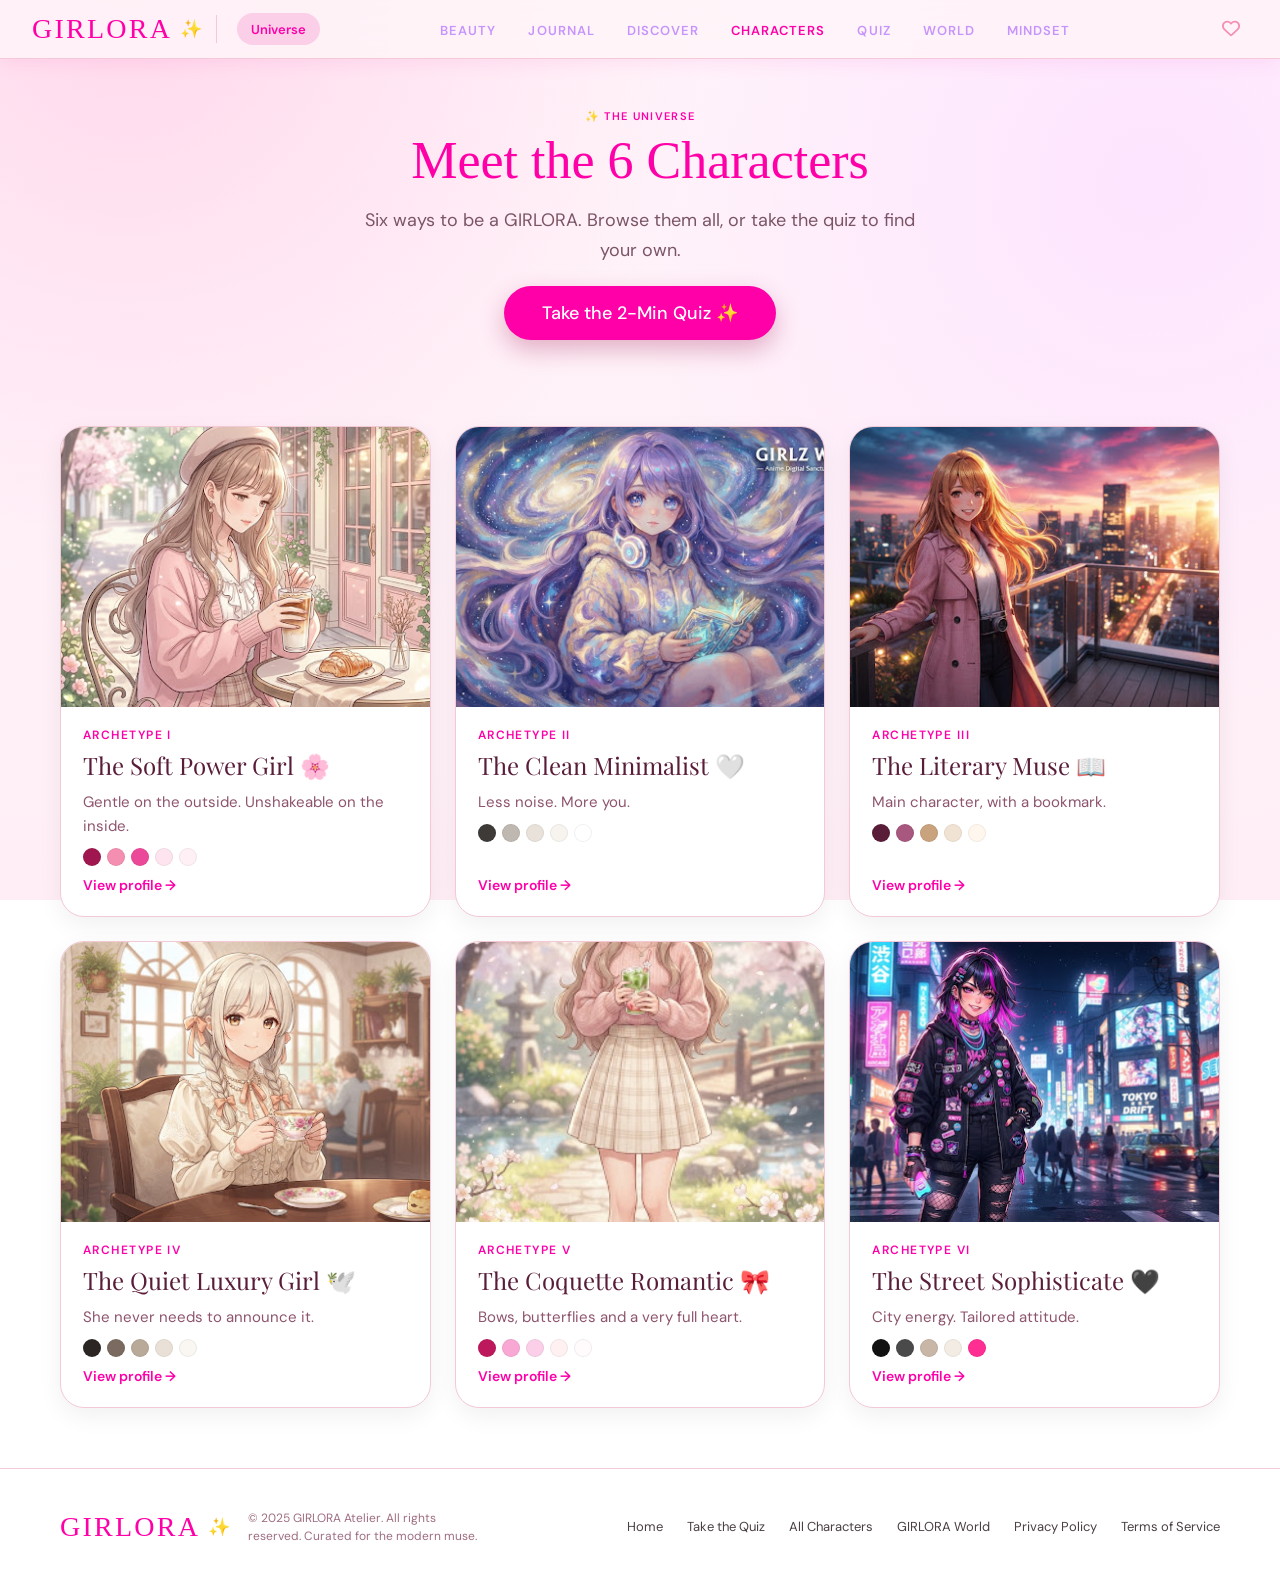
<file: characters.html>
<!DOCTYPE html>
<html lang="en">
<head>
  <meta charset="UTF-8">
  <meta name="viewport" content="width=device-width, initial-scale=1.0">
  <title>GIRLORA Characters</title>
  <link rel="preconnect" href="https://fonts.googleapis.com">
  <link rel="preconnect" href="https://fonts.gstatic.com" crossorigin>
  <link href="https://fonts.googleapis.com/css2?family=DM+Sans:wght@400;500;700&family=Libre+Caslon+Condensed:wght@400..700&family=Playfair+Display:ital,wght@0,400;0,600;1,400&display=swap" rel="stylesheet">
  <link rel="stylesheet" href="https://cdnjs.cloudflare.com/ajax/libs/font-awesome/6.5.2/css/all.min.css">
  <link rel="stylesheet" href="framework.css">
  <link rel="stylesheet" href="style.css">
  <link rel="stylesheet" href="page.css">
  <link rel="stylesheet" href="world.css">
</head>
<body data-page="characters">
  <div id="site-header"></div>
  <main>
    <section class="page-hero">
      <p class="eyebrow">✨ The Universe</p>
      <h1 class="page-title">Meet the 6 Characters</h1>
      <p class="page-sub">Six ways to be a GIRLORA. Browse them all, or take the quiz to find your own.</p>
      <p class="mt-20" style="margin-top:20px"><a href="quiz.html" class="quiz-cta">Take the 2-Min Quiz ✨</a></p>
    </section>
    <section class="section">
      <div class="container"><div class="characters-grid" id="characters-grid"></div></div>
    </section>
  </main>
  <div id="site-footer"></div>
  <script src="characters.js"></script>
  <script src="layout.js"></script>
  <script>
    (function () {
      var G = window.GIRLORA, grid = document.getElementById("characters-grid"), mine = G.load();
      G.characters.forEach(function (c) {
        var a = document.createElement("a");
        a.className = "character-card";
        a.href = "profile.html?c=" + c.slug;
        a.innerHTML =
          '<div class="cc-image"><img src="' + c.image + '" alt="' + c.name + '" onerror="this.style.display=\'none\'"></div>' +
          '<div class="cc-body">' +
            '<span class="cc-num">Archetype ' + c.num + (mine === c.slug ? " · Your result" : "") + '</span>' +
            '<h2 class="cc-name">' + c.name + ' ' + c.emoji + '</h2>' +
            '<p class="cc-tag">' + c.tagline + '</p>' +
            '<div class="mini-palette">' + c.palette.map(function (p) { return '<span style="background:' + p + '"></span>'; }).join("") + '</div>' +
            '<span class="cc-more">View profile →</span>' +
          '</div>';
        grid.appendChild(a);
      });
    })();
  </script>
</body>
</html>
</file>
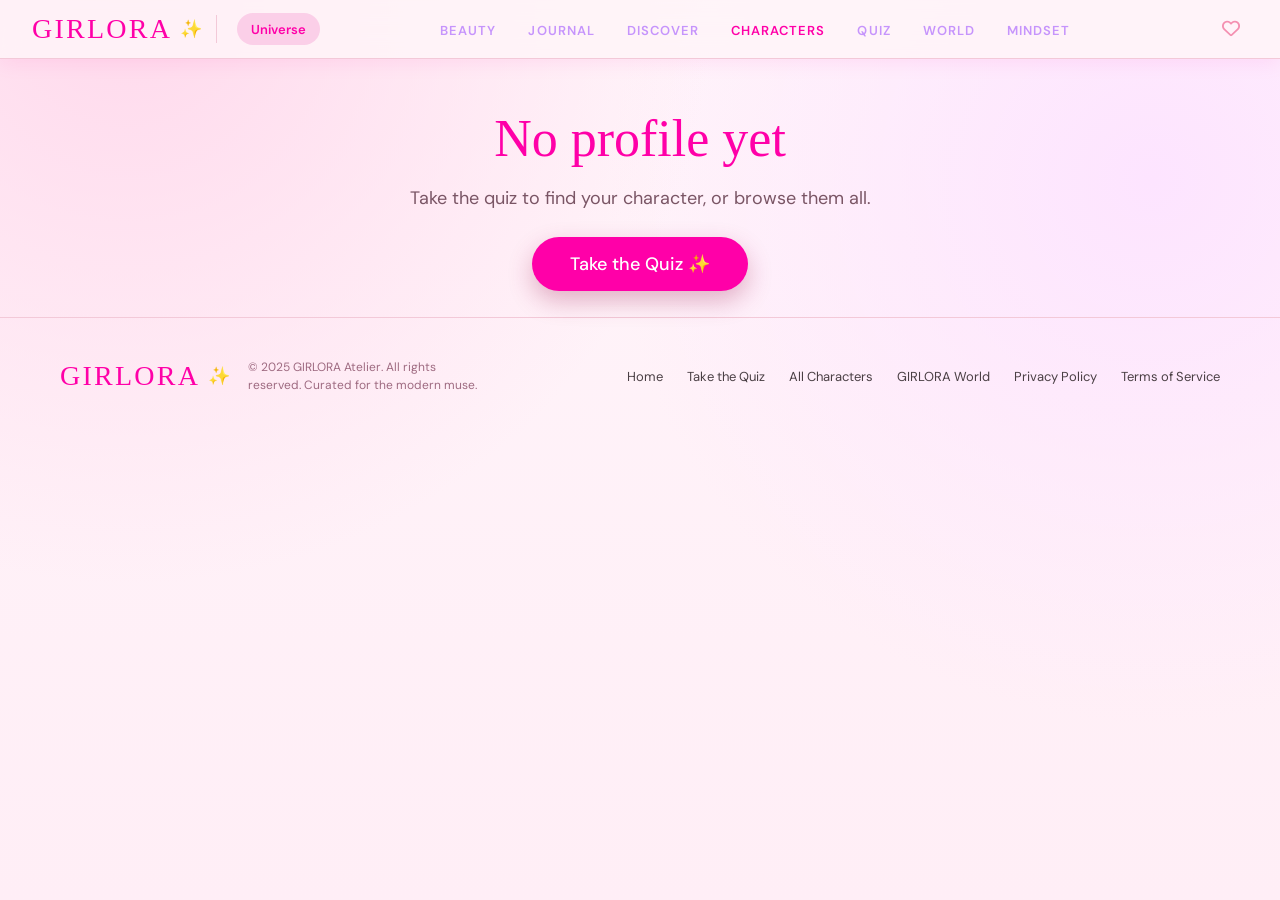
<file: profile.html>
<!DOCTYPE html>
<html lang="en">
<head>
  <meta charset="UTF-8">
  <meta name="viewport" content="width=device-width, initial-scale=1.0">
  <title>GIRLORA Profile</title>
  <link rel="preconnect" href="https://fonts.googleapis.com">
  <link rel="preconnect" href="https://fonts.gstatic.com" crossorigin>
  <link href="https://fonts.googleapis.com/css2?family=DM+Sans:wght@400;500;700&family=Libre+Caslon+Condensed:wght@400..700&family=Playfair+Display:ital,wght@0,400;0,600;1,400&display=swap" rel="stylesheet">
  <link rel="stylesheet" href="https://cdnjs.cloudflare.com/ajax/libs/font-awesome/6.5.2/css/all.min.css">
  <link rel="stylesheet" href="framework.css">
  <link rel="stylesheet" href="style.css">
  <link rel="stylesheet" href="page.css">
  <link rel="stylesheet" href="world.css">
</head>
<body data-page="characters">
  <div id="site-header"></div>
  <main class="container" id="profile-root"></main>
  <div id="site-footer"></div>
  <script src="characters.js"></script>
  <script src="layout.js"></script>
  <script>
    (function () {
      var G = window.GIRLORA, params = new URLSearchParams(window.location.search);
      var slug = params.get("c") || G.load();
      var c = G.find(slug);
      var root = document.getElementById("profile-root");
      if (!c) {
        root.innerHTML = '<section class="page-hero"><h1 class="page-title">No profile yet</h1>' +
          '<p class="page-sub">Take the quiz to find your character, or browse them all.</p>' +
          '<p style="margin-top:24px"><a class="quiz-cta" href="quiz.html">Take the Quiz ✨</a></p></section>';
        return;
      }
      document.title = c.name + " · GIRLORA";
      var isResult = params.get("result") === "1";
      var sw = function (cls) { return '<div class="' + cls + '">' + c.palette.map(function (p) { return '<span style="background:' + p + '" title="' + p + '"></span>'; }).join("") + '</div>'; };
      var others = G.characters.filter(function (o) { return o.slug !== c.slug; }).map(function (o) {
        return '<a class="other-chip" href="profile.html?c=' + o.slug + '"><span class="oc-emoji">' + o.emoji + '</span><span class="oc-name">' + o.name + '</span></a>';
      }).join("");
      root.innerHTML =
        (isResult ? '<div class="result-banner fade-in">✨ Your result is in!</div>' : '') +
        '<section class="profile-hero fade-in">' +
          '<div class="profile-image"><img src="' + c.image + '" alt="' + c.name + '" onerror="this.style.display=\'none\'"></div>' +
          '<div>' +
            '<p class="eyebrow">' + (isResult ? "You are" : "Archetype " + c.num) + '</p>' +
            '<h1 class="profile-name">' + c.name + ' ' + c.emoji + '</h1>' +
            '<p class="profile-tagline">' + c.tagline + '</p>' +
            '<p class="profile-about">' + c.about + '</p>' +
            '<div class="trait-row">' + c.traits.map(function (t) { return '<span class="trait">' + t + '</span>'; }).join("") + '</div>' +
            '<div class="profile-actions">' +
              '<a class="button button-primary" href="quiz.html">Retake the Quiz</a>' +
              '<button class="button button-outline" type="button" id="share-btn">Share my result</button>' +
              '<a class="button button-outline" href="characters.html">All characters</a>' +
            '</div>' +
          '</div>' +
        '</section>' +
        '<section class="profile-panels">' +
          '<div class="panel"><span class="eyebrow">Wardrobe</span><h3>What you wear</h3><p>' + c.wardrobe + '</p></div>' +
          '<div class="panel"><span class="eyebrow">Beauty</span><h3>How you glow</h3><p>' + c.beauty + '</p></div>' +
          '<div class="panel"><span class="eyebrow">Mindset</span><h3>How you think</h3><p>' + c.mindset + '</p></div>' +
        '</section>' +
        '<section class="profile-split">' +
          '<div class="panel"><span class="eyebrow">Palette · Scent · Ritual</span>' + sw("big-palette") +
            '<p><strong>Scent:</strong> ' + c.scent + '</p><p style="margin-top:8px"><strong>Ritual:</strong> ' + c.ritual + '</p></div>' +
          '<div class="panel"><span class="eyebrow">Daily rhythm</span>' +
            c.rhythm.map(function (r) { return '<div class="rhythm-item"><span class="rhythm-when">' + r[0] + '</span><span class="rhythm-what">' + r[1] + '</span></div>'; }).join("") +
          '</div>' +
        '</section>' +
        '<section class="mantra"><p>“' + c.mantra + '”</p></section>' +
        '<section class="section-header"><h2 class="section-title">Meet the others</h2></section>' +
        '<div class="other-grid" style="margin-bottom:60px">' + others + '</div>';

      document.getElementById("share-btn").addEventListener("click", function () {
        var btn = this, url = window.location.href.split("?")[0] + "?c=" + c.slug;
        var text = "I'm " + c.name + " " + c.emoji + " on GIRLORA!";
        function done(msg) { btn.textContent = msg; setTimeout(function () { btn.textContent = "Share my result"; }, 2000); }
        if (navigator.share) { navigator.share({ title: c.name, text: text, url: url }).catch(function () {}); return; }
        if (navigator.clipboard) { navigator.clipboard.writeText(text + " " + url).then(function () { done("Copied ✓"); }, function () { done("Copy failed"); }); }
        else done("Copy the link from the address bar");
      });
    })();
  </script>
</body>
</html>
</file>
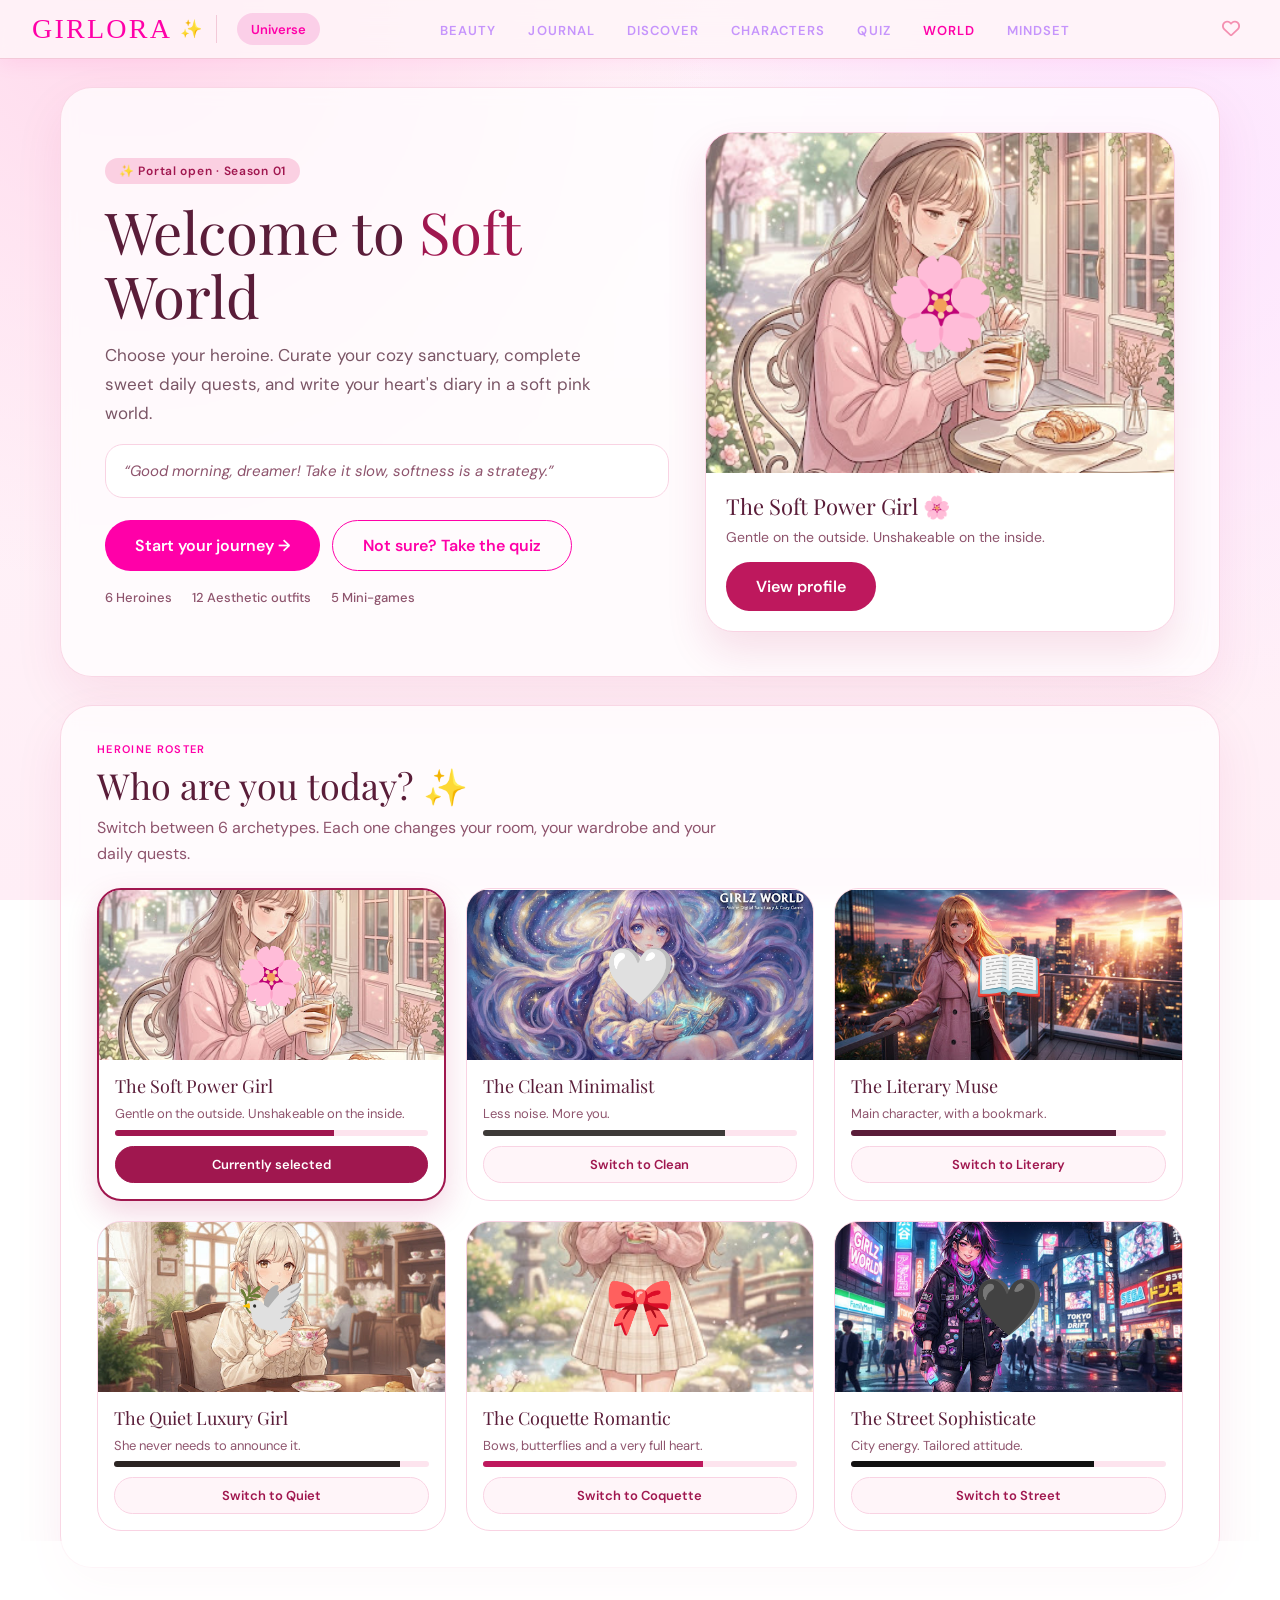
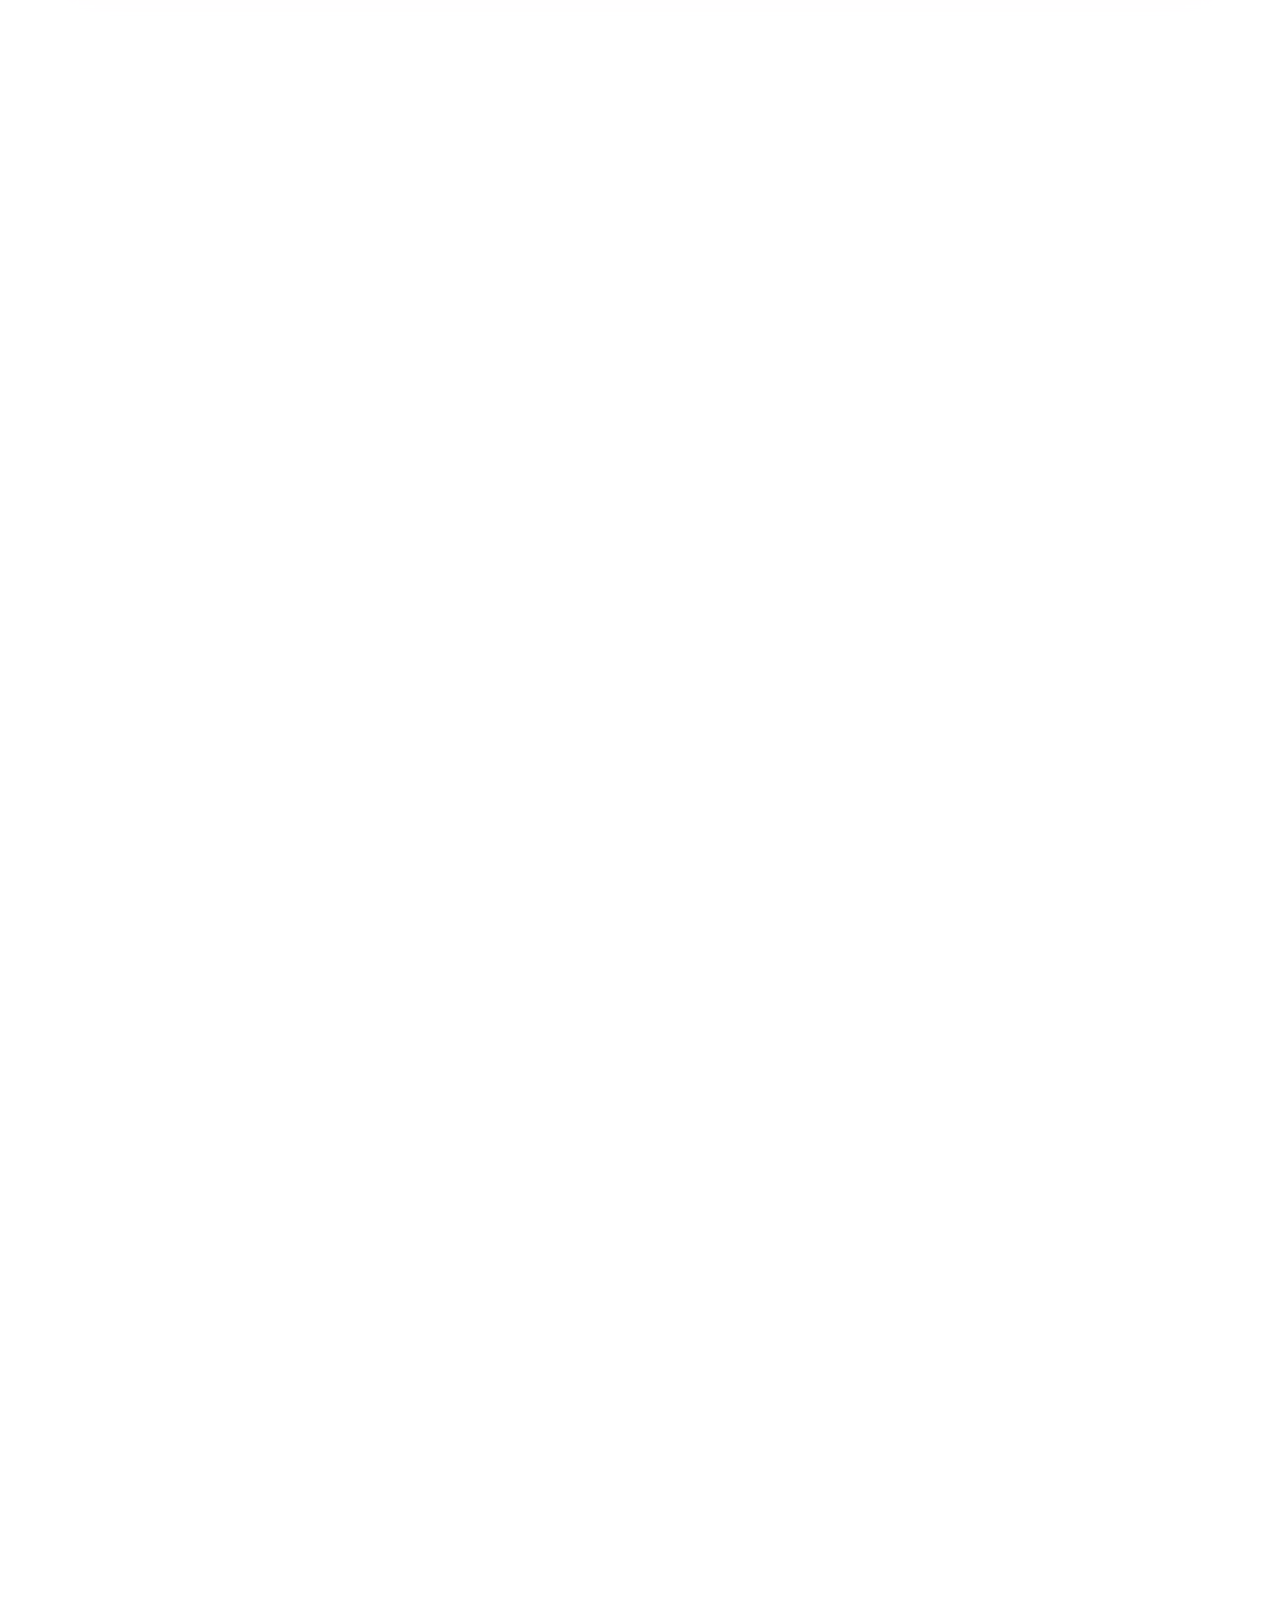
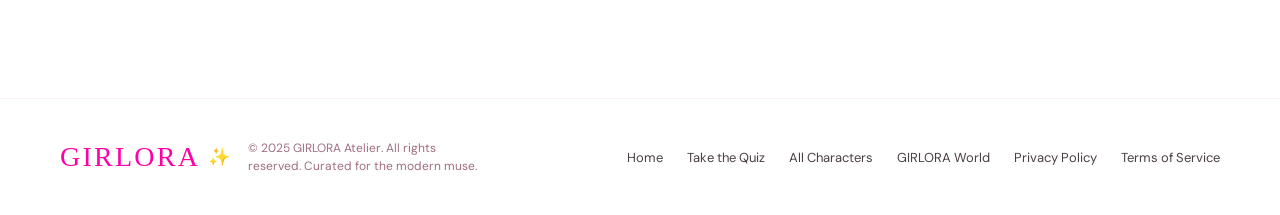
<file: world.html>
<!DOCTYPE html>
<html lang="en">
<head>
  <meta charset="UTF-8">
  <meta name="viewport" content="width=device-width, initial-scale=1.0">
  <title>GIRLORA World</title>
  <link rel="preconnect" href="https://fonts.googleapis.com">
  <link rel="preconnect" href="https://fonts.gstatic.com" crossorigin>
  <link href="https://fonts.googleapis.com/css2?family=DM+Sans:wght@400;500;700&family=Libre+Caslon+Condensed:wght@400..700&family=Playfair+Display:ital,wght@0,400;0,600;1,400&display=swap" rel="stylesheet">
  <link rel="stylesheet" href="https://cdnjs.cloudflare.com/ajax/libs/font-awesome/6.5.2/css/all.min.css">
  <link rel="stylesheet" href="framework.css">
  <link rel="stylesheet" href="style.css">
  <link rel="stylesheet" href="page.css">
  <link rel="stylesheet" href="world.css">
</head>
<body data-page="world">
  <div id="site-header"></div>
  <main class="world container">

    <!-- HERO -->
    <section class="glass w-hero">
      <div class="w-hero-text">
        <span class="pill">✨ Portal open · Season 01</span>
        <h1 class="w-title">Welcome to <span id="hero-brand">GIRLORA</span> World</h1>
        <p class="w-sub">Choose your heroine. Curate your cozy sanctuary, complete sweet daily quests, and write your heart's diary in a soft pink world.</p>
        <blockquote class="w-quote" id="hero-quote"></blockquote>
        <div class="w-actions">
          <a class="button button-primary" href="#heroines">Start your journey →</a>
          <a class="button button-outline" href="quiz.html">Not sure? Take the quiz</a>
        </div>
        <div class="w-stats"><span>6 Heroines</span><span>12 Aesthetic outfits</span><span>5 Mini-games</span></div>
      </div>
      <div class="w-hero-card">
        <div class="hero-photo"><img id="hero-img" alt="" onerror="this.style.display='none'"><span class="hero-emoji" id="hero-emoji"></span></div>
        <div class="hero-card-info">
          <b id="hero-name"></b><small id="hero-tag"></small>
          <a class="button button-dark" id="hero-profile" href="#">View profile</a>
        </div>
      </div>
    </section>

    <!-- HEROINES -->
    <section class="glass w-section" id="heroines">
      <p class="eyebrow">Heroine roster</p>
      <h2 class="w-h2">Who are you today? ✨</h2>
      <p class="w-desc">Switch between 6 archetypes. Each one changes your room, your wardrobe and your daily quests.</p>
      <div class="hero-grid" id="hero-grid"></div>
    </section>

    <!-- ROOM -->
    <section class="glass w-section" id="room">
      <p class="eyebrow">Sanctuary living space</p>
      <h2 class="w-h2"><span id="room-name">Your</span> Cozy Room 🪴</h2>
      <p class="w-desc">Tap the glowing hotspots to do a tiny habit and earn XP.</p>
      <div class="room-scene" id="room-scene">
        <button class="hotspot" style="left:12%;top:58%" data-emoji="🌱" data-title="Water the plants" data-xp="10">🌱</button>
        <button class="hotspot" style="left:34%;top:36%" data-emoji="📖" data-title="Read 10 pages" data-xp="15">📖</button>
        <button class="hotspot" style="left:55%;top:62%" data-emoji="🛏️" data-title="Make the bed" data-xp="10">🛏️</button>
        <button class="hotspot" style="left:74%;top:34%" data-emoji="🕯️" data-title="Light a candle & breathe" data-xp="10">🕯️</button>
        <button class="hotspot" style="left:88%;top:64%" data-emoji="🍵" data-title="Make a warm drink" data-xp="10">🍵</button>
        <div class="room-tip" id="room-tip">Tap a hotspot ✨</div>
      </div>
      <div class="chip-row">
        <span class="chip">🎧 Focus playlist</span><span class="chip">💌 Affirmation</span><span class="chip">🔥 Habit streak</span><span class="chip">📚 Reading list</span>
      </div>
    </section>

    <!-- DRESS UP -->
    <section class="glass w-section" id="studio">
      <p class="eyebrow">Atelier boutique</p>
      <h2 class="w-h2">Interactive Dress-Up Studio 👗</h2>
      <p class="w-desc">Tap items to equip them. Pick a colour to change the mood.</p>
      <div class="studio">
        <div class="studio-preview" id="studio-preview">
          <img id="studio-img" alt="" onerror="this.style.display='none'"><span class="hero-emoji" id="studio-emoji"></span>
          <div class="equipped" id="equipped"></div>
        </div>
        <div class="studio-panel">
          <div class="tabs" id="studio-tabs"></div>
          <div class="item-grid" id="item-grid"></div>
          <div class="swatches" id="swatches"></div>
          <button class="button button-outline" type="button" id="random-look">🎲 Random look</button>
        </div>
      </div>
    </section>

    <!-- MOOD -->
    <section class="glass w-section" id="mood">
      <p class="eyebrow">Emotional check-in</p>
      <h2 class="w-h2">How are you feeling today? 🌸</h2>
      <div class="mood-row" id="mood-row"></div>
      <div class="prescription" id="prescription">Pick a mood to get your little prescription 💗</div>
    </section>

    <!-- ARCADE -->
    <section class="glass w-section" id="arcade">
      <p class="eyebrow">Mini-games hub</p>
      <h2 class="w-h2">GIRLORA Arcade 🎮</h2>
      <div class="arcade-grid">
        <div class="game-card"><div class="game-emoji">💗</div><h3>Catch the Hearts</h3><p>Tap hearts for 10 seconds.</p><button class="button button-dark" id="play-hearts" type="button">Play · +XP</button></div>
        <div class="game-card"><div class="game-emoji">🧠</div><h3>Memory Match</h3><p>Match the 6 pairs.</p><button class="button button-dark" id="play-memory" type="button">Play · +XP</button></div>
        <div class="game-card"><div class="game-emoji">🎡</div><h3>Daily Spin</h3><p>One free spin a day.</p><button class="button button-dark" id="play-spin" type="button">Spin</button></div>
      </div>
      <div class="game-area" id="game-area" hidden></div>
    </section>

    <!-- LEVEL -->
    <section class="glass w-section" id="level">
      <div class="level-grid">
        <div>
          <p class="eyebrow">Progression status</p>
          <h2 class="w-h2">Level <span id="lvl">01</span> · <span id="lvl-title">Main Character Era</span> ✨</h2>
          <p class="w-desc">Every habit, game and journal entry earns XP.</p>
          <div class="chip-row" id="badges"></div>
        </div>
        <div class="stat-bars" id="stat-bars"></div>
      </div>
    </section>

    <!-- MAP -->
    <section class="glass w-section" id="map">
      <p class="eyebrow">Interactive realm</p>
      <h2 class="w-h2">The GIRLORA World Map 🗺️</h2>
      <p class="w-desc">Each heroine has a home. Tap a place to visit.</p>
      <div class="map-grid" id="map-grid"></div>
      <div class="prescription" id="map-info">Choose a place on the map 🌍</div>
    </section>

    <!-- JOURNAL -->
    <section class="glass w-section" id="journal">
      <div class="journal-grid">
        <div>
          <p class="eyebrow">Cozy journal room</p>
          <h2 class="w-h2">Dear Future Me… 💌</h2>
          <p class="w-desc">Write a letter to yourself. It stays in your browser, private to you.</p>
          <p class="w-prompt" id="journal-prompt"></p>
        </div>
        <div class="journal-card">
          <textarea id="journal-text" rows="6" placeholder="Dear Future Me,"></textarea>
          <div class="journal-actions"><span class="fs-12" id="journal-count">0 entries</span><button class="button button-primary" id="journal-save" type="button">Seal with a kiss 💋</button></div>
          <ul class="entries" id="entries"></ul>
        </div>
      </div>
    </section>

  </main>
  <div id="site-footer"></div>
  <script src="characters.js"></script>
  <script src="layout.js"></script>
  <script src="world.js"></script>
</body>
</html>
</file>
<file: framework.css>
:root {
  /* Pink palette */
  --primary-color: #F48FB1;
  --primary-alt-color: #EC6F9B;
  --secondary-color: #DB2777;
  --secondary-alt-color: #BE185D;
  --pink-soft: #FBCFE8;
  --neutral-color: #FFF5F8;
  --neutral-alt-color: #F5E9EE;
  --border-color: #F3C9D8;
  --background-color: #FFF0F5;
  --dark-color: #231F20;
  --dark-alt-color: #4A3F44;
  --white-color: #FFFFFF;
  --neon-pink: #FF00A8;
  --electric-pink: #FF0099;     /* Electric Pink */
  --pink-glow: #FF2DAA;   
  --fa2e3-color: #FF0080;
    --neon-pink: #FF00A8;
  --pink-glow: #FF2DAA;
  --pink-soft: #FBCFE8;

  --violet-color: #8B5CF6;
  --violet-soft: #EDE9FE;

  --neutral-color: #FFF5F8;
  --border-color: #F3C9D8;
  --background-color: #FFF0F5;

  --dark-color: #231F20;
  --dark-alt-color: #4A3F44;
  --white-color: #FFFFFF;
}
* {
  box-sizing: border-box;
}
body {
  font-family: "Open Sans", sans-serif;
  margin: 0;
}
*:focus {
  outline: none;
}
a {
  text-decoration: none;
}
ul {
  list-style: none;
  padding: 0;
}
/* Start Box */
.d-flex {
  display: flex;
}
.f-wrap {
  flex-wrap: wrap;
}
.align-center {
  align-items: center;
}
.space-between {
  justify-content: space-between;
}
.d-grid {
  display: grid;
}
.gap-20 {
  gap: 20px;
}
.d-block {
  display: block;
}
@media (max-width: 767px) {
  .block-mobile {
    display: block;
  }
  .hide-mobile {
    display: none;
  }
}
/* End Box */
/* Start Padding + Margin */
.p-10 {
  padding: 10px;
}
.p-15 {
  padding: 15px;
}
.p-20 {
  padding: 20px;
}
.p-30 {
  padding: 30px;
}
.p-50{
  padding: 50px;
}.pt-10 {
  padding-top: 10px;
}
.pt-15 {
  padding-top: 15px;
}
.pt-20 {
  padding-top: 20px;
}
.pt-50 {
  padding-top: 50px;
}
.pt-40 {
  padding-top: 40px;
}
.pb-10 {
  padding-bottom: 10px;
}
.pb-15 {
  padding-bottom: 15px;
}
.pb-20 {
  padding-bottom: 20px;
}
.pb-50 {
  padding-bottom: 50px;
}
.pb-40 {
  padding-bottom: 40px;
}
.pl-15 {
  padding-left: 15px;
}
.pr-40{
  padding-right: 40px;
}
.pl-40{
  padding-left: 40px;
}
.pl-50{
  padding-left: 50px;
}
.m-0 {
  margin: 0;
}
.m-15 {
  margin: 15px;
}
.m-20 {
  margin: 20px;
}
.mt-0 {
  margin-top: 0;
}
.mt-5 {
  margin-top: 5px;
}
.mt-10 {
  margin-top: 10px;
}
.mt-15 {
  margin-top: 15px;
}
.mt-20 {
  margin-top: 20px;
}
.mt-25 {
  margin-top: 25px;
}
.mr-10 {
  margin-right: 10px;
}
.mr-15 {
  margin-right: 15px;
}
.mr-30 {
  margin-right: 30px;
}
.mb-5 {
  margin-bottom: 5px;
}
.mb-10 {
  margin-bottom: 10px;
}
.mb-15 {
  margin-bottom: 15px;
}
.mb-20 {
  margin-bottom: 20px;
}
.mb-25 {
  margin-bottom: 25px;
}
.ml-30{
  margin-left: 30px;
}
/* End Padding + Margin */
/* Start Color */
/* =========================
   TEXT COLORS
========================= */

/* =========================
   TEXT COLORS
========================= */

.c-black {
  color: var(--dark-color);
}
.c-grey {
  color: var(--grey-color);
}

.c-pink {
  color: var(--primary-color);
}

.c-pink-dark {
  color: var(--secondary-color);
}

.c-violet {
  color: var(--tertiary-color);
}

.c-light-pink {
  color: var(--neutral-color);
}
.c-p{
  color: #8e546dda;
}

/* =========================
   BACKGROUND COLORS
========================= */
.bg-grey {
  background-color: var(--grey-color);
}

.bg-pink {
  background-color: var(--primary-color);
}

.bg-pink-dark {
  background-color: var(--secondary-color);
}

.bg-violet {
  background-color: var(--tertiary-color);
}

.bg-light-pink {
  background-color: var(--neutral-color);
}


/* =========================
   BACKGROUND COLORS
========================= */

.bg-red {
  background-color: var(--red-color);
}

.bg-green {
  background-color: var(--green-color);
}

.bg-blue {
  background-color: var(--secondary-color);
}

.bg-orange {
  background-color: var(--orange-color);
}

.bg-white {
  background-color: var(--white-color);
}

.bg-eee {
  background-color: var(--background-color);
}

.bg-pink {
  background-color: var(--primary-color);
}

.bg-pink-dark {
  background-color: var(--secondary-color);
}

.bg-lavender {
  background-color: var(--tertiary-color);
}

.bg-light-pink {
  background-color: var(--neutral-color);
}
/* End Color */
/* Start Position */
.p-relative {
  position: relative;
}
.p-absolute {
  position: absolute;
}
/* End Position */
/* Start Font */
.txt-c {
  text-align: center;
}
.fs-13 {
  font-size: 13px;
}
.fs-14 {
  font-size: 14px;
}
.fs-15 {
  font-size: 15px;
}
.fs-25 {
  font-size: 25px;
}
.fw-bold {
  font-weight: bold;
}
@media (max-width: 767px) {
  .txt-c-mobile {
    text-align: center;
  }
}
/* End Font */
/* Start Border */
.rad-6 {
  border-radius: 6px;
}
.rad-10 {
  border-radius: 10px;
}
.rad-half {
  border-radius: 50%;
}
.b-none {
  border: none;
}
.border-ccc {
  border: 1px solid #ccc;
}
.border-eee {
  border: 1px solid #eee;
}

/* End Border */
/* Start Width + Height */
.w-full {
  width: 100%;
}
.w-100 {
  width: 100px;
}
.w-fit {
  width: fit-content;
}
.h-full {
  height: 100%;
}
.h-100 {
  height: 100px;
}
/* End Width + Height */
/* Start Components */
.center-flex {
  display: flex;
  align-items: center;
  justify-content: center;
}
.between-flex {
  display: flex;
  align-items: center;
  justify-content: space-between;
}
.btn-shape {
  padding: 4px 10px;
  border-radius: 6px;
}
.around-flex {
  display: flex;
  align-items: center;
  justify-content: space-around;
}
.over-f-hidden{
  overflow: hidden;
}
.p-relative {
  position: relative;
}
.text-center{
  text-align: center;
}
.grid{
  display: grid;
}
.grid-c12{
  grid-template-columns: repeat(12, 1fr);
}
/* End Components */
/* ===== Design tokens ===== */
:root {
  --font-heading: "Playfair Display", serif;
  --font-body: "DM Sans", sans-serif;
  --radius-medium: 16px;
  --radius-large: 24px;
  --shadow-soft: 0 8px 24px rgba(0, 0, 0, 0.06);
  --container-width: 1200px;
}

/* ===== Layout ===== */
.container {
  width: 100%;
  max-width: var(--container-width);
  margin-inline: auto;
  padding-inline: 20px;
}
.section { padding-block: 60px; }

.flex-column { flex-direction: column; }
.flex-1 { flex: 1; }
.justify-center { justify-content: center; }
.align-start { align-items: flex-start; }
.align-end { align-items: flex-end; }
.gap-10 { gap: 10px; }
.gap-30 { gap: 30px; }
.gap-40 { gap: 40px; }

.grid-2, .grid-3, .grid-4 { display: grid; gap: 20px; }
.grid-2 { grid-template-columns: repeat(2, 1fr); }
.grid-3 { grid-template-columns: repeat(3, 1fr); }
.grid-4 { grid-template-columns: repeat(4, 1fr); }

@media (max-width: 900px) {
  .grid-3, .grid-4 { grid-template-columns: repeat(2, 1fr); }
}
@media (max-width: 600px) {
  .grid-2, .grid-3, .grid-4 { grid-template-columns: 1fr; }
}

/* ===== Typography ===== */
.font-heading { font-family: var(--font-heading); }
.font-body { font-family: var(--font-body); }
.uppercase { text-transform: uppercase; }
.letter-wide { letter-spacing: 0.12em; }
.fw-medium { font-weight: 500; }
.fw-semibold { font-weight: 600; }
.fs-12 { font-size: 12px; }
.fs-16 { font-size: 16px; }
.fs-20 { font-size: 20px; }
.fs-24 { font-size: 24px; }
.fs-32 { font-size: 32px; }
.fs-40 { font-size: 40px; }
.line-height-tight { line-height: 1.2; }
.line-height-relaxed { line-height: 1.7; }

.eyebrow {
  margin: 0 0 8px;
  font-size: 11px;
  font-weight: 600;
  letter-spacing: 0.12em;
  text-transform: uppercase;
  color: var(--neon-pink);
}

/* ===== Spacing, radius, shadow, position ===== */
.mb-30 { margin-bottom: 30px; }
.mb-40 { margin-bottom: 40px; }
.mt-30 { margin-top: 30px; }
.mt-40 { margin-top: 40px; }
.p-40 { padding: 40px; }
.rad-16 { border-radius: var(--radius-medium); }
.rad-24 { border-radius: var(--radius-large); }
.rad-full { border-radius: 999px; }
.shadow-soft { box-shadow: var(--shadow-soft); }
.image-cover { display: block; width: 100%; height: 100%; object-fit: cover; }
.absolute-top-left { position: absolute; top: 16px; left: 16px; }
.absolute-top-right { position: absolute; top: 16px; right: 16px; }
.hover-lift { transition: transform 0.25s, box-shadow 0.25s; }
.hover-lift:hover { transform: translateY(-4px); }

@media (min-width: 768px) { .hide-desktop { display: none; } }

/* ===== Section header ===== */
.section-header {
  display: flex;
  justify-content: space-between;
  align-items: flex-end;
  gap: 40px;
  margin-bottom: 40px;
}
.section-title {
  margin: 0;
  font-family: var(--font-heading);
  font-size: 40px;
  font-weight: 400;
  color: var(--secondary-alt-color);
}
.section-description {
  max-width: 320px;
  margin: 0;
  font-size: 14px;
  line-height: 1.6;
  color: #8e546d;
}
@media (max-width: 700px) {
  .section-header { flex-direction: column; align-items: flex-start; gap: 16px; }
}

/* ===== Card ===== */
.card {
  background: var(--white-color);
  border: 1px solid var(--border-color);
  border-radius: var(--radius-large);
  box-shadow: var(--shadow-soft);
  overflow: hidden;
}
.card-image { position: relative; overflow: hidden; }
.card-body { padding: 24px; }
.card-title {
  margin: 0 0 12px;
  font-family: var(--font-heading);
  font-size: 22px;
  font-weight: 400;
  line-height: 1.3;
  color: var(--secondary-alt-color);
}
.card-text {
  margin: 0 0 20px;
  font-size: 13px;
  line-height: 1.6;
  color: var(--dark-alt-color);
}
.card-horizontal { display: grid; grid-template-columns: 1fr 1fr; }
.card-horizontal .card-image { min-height: 200px; }
.card-reverse .card-image { order: 2; }
@media (max-width: 600px) {
  .card-horizontal { grid-template-columns: 1fr; }
  .card-reverse .card-image { order: 0; }
}

/* ===== Badge, link, divider ===== */
.badge {
  display: inline-flex;
  align-items: center;
  gap: 6px;
  padding: 6px 12px;
  border-radius: 999px;
  font-size: 11px;
  font-weight: 600;
  letter-spacing: 0.08em;
  text-transform: uppercase;
}
.badge-light { background: rgba(255, 255, 255, 0.92); color: var(--neon-pink); }
.badge-pink { background: var(--pink-soft); color: var(--secondary-alt-color); }

.link-arrow {
  display: inline-flex;
  align-items: center;
  gap: 8px;
  font-size: 13px;
  font-weight: 600;
  color: var(--secondary-alt-color);
  transition: gap 0.25s;
}
.link-arrow:hover { gap: 14px; }

.divider { height: 1px; background: var(--border-color); border: 0; }

/* ===== Buttons ===== */
.button {
  display: inline-flex;
  align-items: center;
  gap: 10px;
  padding: 14px 30px;
  border-radius: 999px;
  font-weight: 600;
  cursor: pointer;
  transition: transform 0.2s;
}
.button:hover { transform: translateY(-2px); }
.button-primary { background: var(--neon-pink); color: var(--white-color); border: 0; }
.button-outline { background: transparent; color: var(--neon-pink); border: 1px solid var(--neon-pink); }
/* ===== More reusable classes ===== */
.section-tint { background: var(--neutral-color); }
.section-center { max-width: 640px; margin-inline: auto; text-align: center; }
.section-center .section-description { max-width: none; margin-inline: auto; }

.dot {
  display: inline-block;
  width: 8px;
  height: 8px;
  border-radius: 50%;
  background: var(--neon-pink);
}

.chip {
  padding: 8px 16px;
  border: 1px solid var(--border-color);
  border-radius: 999px;
  background: var(--white-color);
  font: 500 13px/1 var(--font-body);
  color: var(--dark-alt-color);
  cursor: pointer;
  transition: 0.25s;
}
.chip:hover,
.chip.active {
  background: var(--pink-soft);
  border-color: var(--neon-pink);
  color: var(--secondary-alt-color);
}

.icon-circle {
  display: inline-flex;
  align-items: center;
  justify-content: center;
  width: 36px;
  height: 36px;
  border-radius: 50%;
  background: var(--pink-soft);
  color: var(--secondary-alt-color);
}

.card-soft { background: var(--neutral-color); }
.card-large { padding: 50px; }
.text-input {
  width: 100%;
  padding: 18px;
  border: 1px solid var(--border-color);
  border-radius: var(--radius-medium);
  background: var(--white-color);
  font: 400 14px/1.7 var(--font-body);
  color: var(--dark-color);
  resize: vertical;
}
.text-input:focus { border-color: var(--neon-pink); box-shadow: 0 0 0 4px rgba(255,0,168,.1); }

.button-dark { background: var(--secondary-alt-color); color: var(--white-color); border: 0; }
@media (max-width: 700px) { .card-large { padding: 28px 20px; } }
</file>
<file: style.css>
:root {
  --neon-pink: #FF00A8;
  --pink-glow: #FF2DAA;
  --pink-soft: #FBCFE8;

  --violet-color: rgb(198, 148, 252);
  --violet-soft: #EDE9FE;

  --neutral-color: #FFF5F8;
  --border-color: #F3C9D8;
  --background-color: #FFF0F5;

  --dark-color: #231F20;
  --dark-alt-color: #4A3F44;
  --white-color: #FFFFFF;
}

body {
  font-family: "DM Sans", sans-serif;
  background: var(--background-color);
  color: var(--dark-color);
   overflow-x: clip;
}
html { overflow-x: hidden; }

a {
  color: inherit;
}

*:focus-visible {
  outline: 2px solid var(--neon-pink);
  outline-offset: 2px;
}

.nav-header {
  position: sticky;
  top: 0;
  z-index: 100;
  padding: 12px 32px;
  background: rgba(255, 245, 248, 0.85);
  backdrop-filter: blur(12px);
  border-bottom: 1px solid var(--border-color);
  box-shadow: 0 4px 20px rgba(255, 0, 168, 0.08);
}
.logo-f {
  display: flex;
  align-items: center;
  gap: 8px;
  font-family: "Libre Caslon Condensed", serif;
  font-size: 28px;
  font-weight: 400;
  letter-spacing: 0.08em;
  line-height: 1;
  color: var(--neon-pink);
}

.star {
  display: inline-flex;
  align-items: center;
  font-size: 18px;
  line-height: 1;
}

.line {
  display: inline-block;
  width: 1px;
  height: 28px;
  margin-left: 4px;
  background: var(--border-color);
}

.logo-side {
  height: 32px;
  padding: 0 14px;
  border-radius: 20px;
  font-size: 13px;
  font-weight: 600;
  line-height: 1;
  color: var(--neon-pink);
  background: var(--pink-soft);
}

.nav-list a {
  position: relative;
  padding: 6px 0;
  font-size: 13px;
  font-weight: 600;
  letter-spacing: 0.08em;
  color: rgb(198, 148, 252);
  transition: color 0.2s;
}

.nav-list a::after {
  content: "";
  position: absolute;
  left: 0;
  bottom: 0;
  width: 0;
  height: 2px;
  border-radius: 2px;
  background: var(--neon-pink);
  transition: width 0.25s;
}

.nav-list a:hover {
  color: var(--neon-pink);
}

.nav-list a:hover::after {
  width: 100%;
}

.search-bar {
  width: 170px;
  padding: 9px 16px;
  border: 1px solid var(--border-color);
  border-radius: 20px;
  background: var(--white-color);
  font-family: inherit;
  font-size: 13px;
  color: var(--dark-color);
  transition: width 0.3s, border-color 0.2s, box-shadow 0.2s;
}

.search-bar::placeholder {
  color: var(--pink-glow);
  opacity: 0.7;
}

.search-bar:focus {
  width: 180px;
  outline: none;
  border-color: var(--neon-pink);
  box-shadow: 0 0 0 4px rgba(255, 0, 168, 0.12);
}

.fa-heart {
  font-size: 18px;
  cursor: pointer;
  transition: transform 0.2s;
}

.main-character {
  gap: 8px;
  padding: 7px 14px;
  border: 1px solid var(--border-color);
  border-radius: 20px;
  background: var(--pink-soft);
  white-space: nowrap;
  color: var(--neon-pink);
}

.circle {
  width: 9px;
  height: 9px;
  border-radius: 50%;
  background: var(--neon-pink);
  animation: pulse 1.4s ease-out infinite;
}

@keyframes pulse {
  0% {
    opacity: 1;
    box-shadow: 0 0 0 0 rgba(255, 0, 168, 0.6);
  }
  50% {
    opacity: 0.3;
  }
  100% {
    opacity: 1;
    box-shadow: 0 0 0 8px rgba(255, 0, 168, 0);
  }
}




@media (max-width: 1100px) {
  .nav-list {
    display: none;
  }
}
/* MAIN */
.text-wrapper{
  width: 50%;
  margin-left: 100px;
}
.text-xs {
    font-size: 0.75rem;
    line-height: 1rem;
}
.line-w::before {
    content: "";
    display: inline-flex;
    width: 30px;
    height: 1.2px;
    background-color: var(--neon-pink);
    position: relative;
    top: -2px;
}
.main-heading {
  font-family: "Libre Caslon Condensed", serif;
  font-size: 62px;
  font-weight: 700;
  line-height: 1.1;
  max-width: 500px;
  text-shadow:
    0 0 1px rgba(255, 0, 168, 0.5),
    0 0 5px rgba(255, 0, 168, 0.35);
}
.top-line {
  width: 100%;
  height: 1px;
  margin-top: 40px;
  background-color: #ff3b8c86;
}
.grid-c3{
  grid-template-columns: repeat(3, 1fr);
  gap: 30px;
  margin-top: 30px;
  
}
.text-p{
  color: #BE185D;
  font-family: "Libre Caslon Condensed", serif;
  font-size: 20px;
  font-weight: 700;
  margin: 0;
}
.text-second-p{
   font-family: "DM Sans", serif;
  font-size: 16px;
  font-weight: 400;
  margin: 0;
}
.hero {
  display: grid;
  grid-template-columns: 1.1fr 1fr;
  align-items: center;
  gap: 60px;
    zoom: 0.95;
    margin: 100px;
}

.text-wrapper {
  width: 100%;
  margin-left: 0;
}

.heading-italic {
  display: block;
  font-style: italic;
  font-weight: 400;
}

.primary-btn {
  display: inline-flex;
  align-items: center;
  gap: 10px;
  padding: 16px 38px;
  border-radius: 999px;
  background: rgb(198, 148, 252);
  color: var(--white-color);
  font-size: 16px;
  font-weight: 700;
  box-shadow: 0 8px 20px rgba(190, 24, 93, 0.3);
  transition: transform 0.2s, box-shadow 0.2s;
}

.primary-btn:hover {
  transform: translateY(-2px);
  box-shadow: 0 12px 26px rgba(190, 24, 93, 0.3);
}

.sec-btn {
  display: inline-flex;
  align-items: center;
  padding: 15px 34px;
  border: 1px solid rgb(198, 148, 252);
  border-radius: 999px;
  background: rgba(239, 225, 254, 0.337);
  color: rgb(198, 148, 252);
  font-size: 16px;
  font-weight: 500;
}

.sec-btn:hover {
  background: rgba(250, 155, 218, 0.299);
  border-color: rgba(245, 184, 224, 0.853);
  transition: all 0.4s ease-in-out;
}

.images-content {
  display: grid;
  grid-template-columns: 2fr 1fr;
  gap: 20px;
  align-items: start;
  padding-bottom: 40px;
}

.img-main {
  height: 530px;
  border: 1px solid var(--pink-soft);
  box-shadow: 0 16px 40px rgba(255, 0, 168, 0.12);
}

.img-main img {
  display: block;
  width: 100%;
  height: 100%;
  object-fit: cover;
}

.img-side {
  display: grid;
  gap: 20px;
  margin-top: 40px;
}

.img-side img {
  width: 100%;
  height: 235px;
  object-fit: cover;
  border: 1px solid var(--pink-soft);
  border-radius: 20px;
}

.editorial-card {
  position: absolute;
  left: 20px;
  right: 20px;
  bottom: 20px;
  padding: 14px 18px;
  border-radius: 16px;
  background: var(--white-color);
  box-shadow: 0 8px 24px rgba(0, 0, 0, 0.08);
}

.issue-pill {
  position: absolute;
  left: -30px;
  bottom: 0;
  padding: 14px 40px;
  border: 1px solid var(--border-color);
  border-radius: 999px;
  background: var(--white-color);
  font-size: 13px;
  font-weight: 700;
  letter-spacing: 0.04em;
  white-space: nowrap;
  color: var(--secondary-alt-color);
  box-shadow: 0 8px 24px rgba(0, 0, 0, 0.08);
}

@media (max-width: 900px) {
  .hero {
    grid-template-columns: 1fr;
  }
}

/* era-quiz */
/* fonts: Playfair Display + DM Sans */
.era-quiz { 
  --pink-dark:#a0174f;
   --pink:#e83e8c; 
   --pink-soft:#fde4ee;
    --text-soft:#7a5565;
   }

.era-quiz-wrapper {
   justify-content: center;
    padding: 0 40px;
   }

.era-quiz-content {
  justify-content: center;
  align-items: center;
  gap: 40px;
  width: 100%;
  max-width: 1200px;
  min-height: 500px;
  padding: 50px;
  border-radius: 30px;
  background: radial-gradient(circle at top right, rgba(255,75,150,.233) 0%, rgba(255,245,248,.6) 20%), #fff;
  border: 1px solid #f9d3e3;
}

.quiz-left  {
   flex: 1.3; 
  }
.quiz-right { 
  flex: 1; 
}

/* left */
.quiz-eyebrow {
  display: flex;
   align-items: center;
   gap: 8px;
  font: 500 13px/1 "DM Sans", sans-serif;
  letter-spacing: .12em; 
  text-transform: uppercase;
  color: var(--pink);
  margin-bottom: 16px;
}
.quiz-title {
  font-family:  "Libre Caslon Condensed", serif;
  font-size: 42px;
  color: var(--pink);
  margin-bottom: 20px;
}
.quiz-desc {
  font: 400 20px/1.7 "DM Sans", sans-serif;
  color: var(--text-soft);
  max-width: 520px;
  margin-bottom: 36px;
}

.archetypes {
  display: grid;
  grid-template-columns: repeat(3, 1fr);
  gap: 15px;
  margin-bottom: 36px;
}
.archetype {
  display: flex; 
  flex-direction: column;
   align-items: center;
    justify-content: center;
  gap: 6px; 
  padding: 20px 10px; 
  text-align: center;
  background: #fff5f9;
  border: 1px solid #f9d3e3;
  border-radius: 16px;
  cursor: pointer;
  transition: .25s;
}
.archetype-label {
  font: 600 12px/1 "DM Sans", sans-serif;
  letter-spacing: .12em; 
  text-transform: uppercase;
  color: var(--neon-pink);
}
.archetype-name { 
  font: 400 17px/1.3 "Playfair Display", serif;
   color: #5a1d39;
   }
.archetype:hover,
.archetype.active {
   background: var(--pink-soft); 
   border: 2px solid #fb50a3;
   }

.quiz-cta {
  display: inline-flex; align-items: center; gap: 12px;
  padding: 18px 38px;
  background: var(--neon-pink);
  color: #fff;
  font: 500 18px/1 "DM Sans", sans-serif;
  border-radius: 999px;
  box-shadow: 0 10px 25px rgba(160,23,79,.3);
  transition: .25s;
}
.quiz-cta:hover { transform: translateY(-2px); }

/* right card */
.result-card {
  position: relative;
  padding: 30px;
  background: #fff0f6;
  border: 1px solid #f9d3e3;
  border-radius: 26px;
}
.result-icon { position: absolute; 
  top: 30px; right: 30px; 
  color: var(--pink); 
}
.result-badge {
  display: inline-block; 
  padding: 8px 14px;
  background: #fbd0e2; 
  color: var(--neon-pink);
  font: 600 13px/1 "DM Sans", sans-serif;
  letter-spacing: .08em; 
  text-transform: uppercase;
  border-radius: 999px;
   margin-bottom: 14px;
}
.result-title {
   font: 400 28px/1.2 "Playfair Display", serif; 
   color:var(--neon-pink);
   }
.result-divider { 
  height: 1px;
   background: #f5c6da; 
   margin: 22px 0;
   }
.result-label {
  font-family:  "DM Sans", sans-serif;
  font-size: 13px;
  font-weight: 600;
  letter-spacing: .12em; 
  text-transform: uppercase;
  color: var(--neon-pink);
   margin-bottom: 14px;
}
.palette {
   display: flex; 
   gap: 10px;
    margin-bottom: 28px; 
  }
.palette span { 
  width: 36px; 
  height: 36px;
  border-radius: 50%; 
  }

.result-info { 
  gap: 15px; 
}
.info-box {
   flex: 1; 
   padding: 16px;
    background: #fff; 
    border-radius: 14px;
   }
.info-label {
   font: 600 13px/1 "DM Sans", sans-serif; 
   color: var(--pink);
   margin-bottom: 8px; }
.info-value { 
  font: 500 16px/1.3 "DM Sans", sans-serif;
   color: #2e011486;
   
   }

@media (max-width: 900px) {
  .era-quiz-wrapper { 
    padding: 0 16px; 
  }
  .era-quiz-content { 
    flex-direction: column; 
    padding: 30px 20px; 
  }
  .archetypes { 
    grid-template-columns: repeat(2, 1fr); 
  }
  .quiz-right { 
    width: 100%;
   }
}
/* trending */
.trending-grid {
  display: grid;
  grid-template-columns: 1fr 1.25fr;
  gap: 20px;
  align-items: stretch;
}
.card-featured { display: flex; flex-direction: column; }
.card-featured .card-image { height: 360px; }

@media (max-width: 900px) {
  .trending-grid { grid-template-columns: 1fr; }
}
/* daily edit */
.daily-grid { display: grid; grid-template-columns: 1.4fr 1fr; gap: 20px; }
.essay-title {
  margin: 0 0 20px;
  font: 400 40px/1.2 var(--font-heading);
  color: var(--secondary-alt-color);
}
.essay-quote { margin: 40px 0 0; padding-top: 30px; border-top: 1px solid var(--border-color); }
.essay-quote p {
  margin: 10px 0;
  font: italic 400 22px/1.4 var(--font-heading);
  color: var(--secondary-alt-color);
}

/* aesthetic */
.aesthetic-grid { display: grid; grid-template-columns: repeat(5, 1fr); gap: 20px; }
.aesthetic-item { margin: 0; text-align: center; }
.aesthetic-item img { height: 300px; margin-bottom: 14px; box-shadow: var(--shadow-soft); }

/* reset */
.cadence { padding: 10px 20px; background: var(--neutral-color); border: 1px solid var(--border-color); }
.cadence-ring {
  width: 44px; height: 44px; border-radius: 50%;
  border: 2px solid var(--neon-pink);
  font-size: 12px; font-weight: 700; color: var(--neon-pink);
}
.reset-grid { display: grid; grid-template-columns: repeat(4, 1fr); gap: 16px; }
.day-card {
  position: relative;
  display: flex; flex-direction: column; gap: 6px;
  padding: 18px; text-align: left;
  background: var(--white-color);
  border: 1px solid var(--border-color);
  border-radius: var(--radius-medium);
  font-family: var(--font-body);
  cursor: pointer;
}
.day-card .card-title { font-size: 18px; margin: 0; }
.day-card .card-text { font-size: 12px; margin: 0; }
.day-card .eyebrow { margin: 0; }
.day-card > i { position: absolute; top: 18px; right: 18px; color: var(--border-color); }
.day-card.done { background: var(--neutral-color); border-color: var(--primary-color); }
.day-card.done > i { color: var(--neon-pink); }
.day-card.next-level { justify-content: center; text-align: center; background: var(--pink-soft); cursor: default; }

/* reflection */
.reflection-container { max-width: 860px; }

/* membership */
.perk { display: flex; gap: 12px; align-items: flex-start; }

/* footer */


@media (max-width: 1000px) {
  .daily-grid { grid-template-columns: 1fr; }
  .aesthetic-grid { grid-template-columns: repeat(2, 1fr); }
  .reset-grid { grid-template-columns: repeat(2, 1fr); }
}
@media (max-width: 600px) {
  .reset-grid { grid-template-columns: 1fr; }
  .essay-title { font-size: 30px; }
}
.site-footer { padding: 40px 0; border-top: 1px solid var(--border-color); }

.footer-inner {
  display: flex;
  align-items: center;
  justify-content: space-between;
  flex-wrap: wrap;
  gap: 24px 40px;
}
.footer-brand {
  display: flex;
  align-items: center;
  gap: 16px;
  max-width: 420px;
}
.footer-brand p { line-height: 1.5; }

.footer-links {
  display: flex;
  flex-wrap: wrap;
  justify-content: flex-end;
  gap: 12px 24px;
  margin: 0;
  padding: 0;
  list-style: none;
  font-size: 13px;
}
.footer-links a { white-space: nowrap; color: var(--dark-alt-color); }
.footer-links a:hover { color: var(--neon-pink); }

@media (max-width: 900px) {
  .footer-inner { flex-direction: column; align-items: flex-start; }
  .footer-links { justify-content: flex-start; }
}

/* ////////////////////////// */
/* ===== Global safety ===== */
img { max-width: 100%; }

/* ===== Hamburger button ===== */
.menu-toggle {
  display: none;
  width: 42px;
  height: 42px;
  align-items: center;
  justify-content: center;
  border: 1px solid var(--border-color);
  border-radius: 12px;
  background: var(--white-color);
  color: var(--neon-pink);
  font-size: 18px;
  cursor: pointer;
}

/* ===== Tablet and below: dropdown menu ===== */
@media (max-width: 1100px) {
  .menu-toggle { display: inline-flex; }

  .nav-list {
    display: block;
    position: absolute;
    top: 100%;
    left: 0;
    right: 0;
    max-height: 0;
    overflow: hidden;
    background: rgba(255, 245, 248, 0.98);
    border-bottom: 1px solid transparent;
    transition: max-height 0.3s ease;
  }
  .nav-list.open { max-height: 420px; border-bottom-color: var(--border-color); }
  .nav-list ul { flex-direction: column; align-items: flex-start; gap: 0; padding: 8px 24px 20px; }
  .nav-list li { width: 100%; }
  .nav-list a { display: block; padding: 14px 0; border-bottom: 1px solid var(--border-color); }
  .nav-list a::after { display: none; }
}

@media (max-width: 900px) {
  .main-character { display: none; }
}

/* ===== Mobile ===== */
@media (max-width: 700px) {
  .nav-header { padding: 10px 16px; }
  .logo-side, .search-bar { display: none; }
  .logo-f { font-size: 22px; }
  .right-nav { gap: 14px; }

  .section { padding-block: 40px; }
  .section-title { font-size: 30px; }
  .fs-32 { font-size: 26px; }

  /* hero */
  .hero { margin: 10px 0; padding: 0 16px; gap: 30px; zoom: 1; }
  .main-heading { font-size: 42px; }
  .hero .d-flex.gap-20 { flex-wrap: wrap; }
  .primary-btn, .sec-btn { padding: 14px 24px; }
  .grid-c3 { gap: 12px; }
  .text-p { font-size: 17px; }
  .text-second-p { font-size: 13px; }
  .img-main { height: 380px; }
  .img-side { margin-top: 20px; }
  .img-side img { height: 180px; }
  .issue-pill { left: 0; padding: 10px 18px; font-size: 11px; }

  /* quiz */
  .quiz-left, .quiz-right { flex: none; width: 100%; }
  .quiz-title { font-size: 32px; }
  .quiz-desc { font-size: 16px; }
  .quiz-cta { width: 100%; justify-content: center; }

  /* trending, cards */
  .card-featured .card-image { height: 300px; }
  .card-body { padding: 20px; }
  .card-large { padding: 24px 18px; }

  /* aesthetic */
  .aesthetic-grid { gap: 14px; }
  .aesthetic-item img { height: 220px; }

  /* reset, reflection */
  .reset-grid { grid-template-columns: 1fr; }
  .reflection .between-flex { flex-direction: column; align-items: flex-start; gap: 8px; }
  .reflection .button { width: 100%; justify-content: center; }

  /* membership, footer */
  .membership .button { width: 100%; justify-content: center; }
  .footer-brand { flex-direction: column; align-items: flex-start; gap: 8px; }
  .footer-links { gap: 10px 18px; }
}
/* ===== Mobile fixes ===== */
.heart-btn { padding: 8px; }

/* closed menu links shouldn't be reachable by keyboard */
@media (max-width: 1100px) {
  .nav-list { visibility: hidden; transition: max-height .3s ease, visibility .3s; }
  .nav-list.open { visibility: visible; }
}

@media (max-width: 1000px) {
  .aesthetic-grid { grid-template-columns: repeat(3, 1fr); }
}

/* tablet */
@media (max-width: 900px) {
  .hero { margin: 30px 20px; padding: 0 0 30px; }
  .era-quiz-content { align-items: stretch; }
  .quiz-left, .quiz-right { flex: none; width: 100%; min-width: 0; }
}

/* phone */
@media (max-width: 700px) {
  .hero { margin: 10px 0; padding: 0 16px 30px; }
  .daily-edit .between-flex { flex-wrap: wrap; gap: 6px 16px; }
}

@media (max-width: 600px) {
  .card-horizontal .card-image { height: 220px; min-height: 0; }

  .aesthetic-grid { grid-template-columns: repeat(2, 1fr); gap: 14px; }
  .aesthetic-item .badge { max-width: 100%; justify-content: center; text-align: center; }
  .aesthetic-item:last-child:nth-child(odd) { grid-column: 1 / -1; }
  .aesthetic-item:last-child:nth-child(odd) img { height: 260px; }
}

@media (max-width: 480px) {
  .primary-btn, .sec-btn { width: 100%; justify-content: center; }

  .era-quiz-content { padding: 24px 16px; border-radius: 22px; }
  .result-card { padding: 22px 18px; }
  .result-icon { top: 20px; right: 20px; }
  .result-title { font-size: 24px; }
  .result-info { flex-direction: column; }
}

@media (max-width: 400px) {
  .main-heading { font-size: 36px; }
  .quiz-title { font-size: 28px; }
  .essay-title { font-size: 26px; }
}

/* no sticky "lift" on touch screens */
@media (hover: none) {
  .hover-lift:hover { transform: none; }
}
/* ===== Desktop nav spacing ===== */
@media (min-width: 1101px) {
  .nav-list ul { gap: 32px; }
  .right-nav { margin-left: 24px; }
}
/* ===== Home: 6 archetypes ===== */
.archetype { text-decoration: none; }
@media (max-width: 900px) { .archetypes { grid-template-columns: repeat(2, 1fr); } }
</file>
<file: page.css>
/* GIRLORA — styles for quiz.html, characters.html, profile.html.
   Reuses tokens + classes from framework.css and style.css. */

.page-hero { text-align: center; padding: 50px 20px 10px; }
.page-hero .eyebrow { justify-content: center; }
.page-title {
  margin: 0 0 14px;
  font: 400 clamp(32px, 6vw, 52px)/1.15 "Libre Caslon Condensed", serif;
  color: var(--neon-pink);
}
.page-sub { max-width: 560px; margin: 0 auto; font: 400 18px/1.7 "DM Sans", sans-serif; color: #7a5565; }

/* ---------- quiz ---------- */
.quiz-shell {
  max-width: 760px; margin: 30px auto 70px; padding: 40px;
  background: radial-gradient(circle at top right, rgba(255,75,150,.2) 0%, rgba(255,245,248,.6) 22%), #fff;
  border: 1px solid #f9d3e3; border-radius: 30px;
}
.progress-track { height: 8px; background: #fde4ee; border-radius: 999px; overflow: hidden; margin-bottom: 10px; }
.progress-bar { height: 100%; width: 0; background: var(--neon-pink); border-radius: 999px; transition: width .35s ease; }
.progress-label { font: 600 12px/1 "DM Sans", sans-serif; letter-spacing: .12em; text-transform: uppercase; color: var(--neon-pink); margin-bottom: 26px; }
.question-text { margin: 0 0 24px; font: 400 clamp(22px, 4vw, 30px)/1.3 "Playfair Display", "Libre Caslon Condensed", serif; color: #5a1d39; }
.options { display: grid; gap: 12px; }
.option {
  display: block; width: 100%; padding: 16px 20px; text-align: left;
  font: 500 16px/1.4 "DM Sans", sans-serif; color: #5a1d39;
  background: #fff5f9; border: 1px solid #f9d3e3; border-radius: 16px;
  cursor: pointer; transition: .2s;
}
.option:hover, .option:focus-visible { background: var(--pink-soft); border-color: #fb50a3; outline: none; transform: translateY(-1px); }
.option.selected { background: var(--pink-soft); border: 2px solid #fb50a3; }
.quiz-nav { display: flex; justify-content: space-between; align-items: center; margin-top: 26px; }
.back-btn { background: none; border: 0; font: 500 14px "DM Sans", sans-serif; color: #8e546d; cursor: pointer; padding: 8px 0; }
.back-btn:disabled { opacity: .35; cursor: default; }
.back-btn:not(:disabled):hover { color: var(--neon-pink); }

/* ---------- characters grid ---------- */
.characters-grid { display: grid; grid-template-columns: repeat(3, 1fr); gap: 24px; }
.character-card {
  display: flex; flex-direction: column; overflow: hidden;
  background: #fff; border: 1px solid var(--border-color); border-radius: 24px;
  box-shadow: var(--shadow-soft); transition: .25s;
}
.character-card:hover { transform: translateY(-4px); }
.character-card .cc-image { height: 280px; overflow: hidden; background: var(--pink-soft); }
.character-card img { width: 100%; height: 100%; object-fit: cover; display: block; }
.character-card .cc-body { padding: 22px; display: flex; flex-direction: column; gap: 10px; flex: 1; }
.cc-num { font: 600 12px/1 "DM Sans", sans-serif; letter-spacing: .12em; text-transform: uppercase; color: var(--neon-pink); }
.cc-name { margin: 0; font: 400 24px/1.2 "Playfair Display", "Libre Caslon Condensed", serif; color: #5a1d39; }
.cc-tag { margin: 0; font: 400 15px/1.6 "DM Sans", sans-serif; color: #8e546d; }
.cc-more { margin-top: auto; font: 600 14px "DM Sans", sans-serif; color: var(--neon-pink); }
.mini-palette { display: flex; gap: 6px; }
.mini-palette span { width: 18px; height: 18px; border-radius: 50%; border: 1px solid rgba(0,0,0,.06); }

/* ---------- profile ---------- */
.profile-hero { display: grid; grid-template-columns: 1fr 1.1fr; gap: 40px; align-items: center; padding: 50px 0 30px; }
.profile-image { height: 520px; border-radius: 28px; overflow: hidden; background: var(--pink-soft); box-shadow: var(--shadow-soft); }
.profile-image img { width: 100%; height: 100%; object-fit: cover; display: block; }
.profile-name { margin: 8px 0 14px; font: 400 clamp(34px, 6vw, 56px)/1.1 "Playfair Display", "Libre Caslon Condensed", serif; color: var(--neon-pink); }
.profile-tagline { margin: 0 0 18px; font: italic 400 22px/1.4 "Playfair Display", serif; color: #be185d; }
.profile-about { margin: 0 0 22px; font: 400 18px/1.75 "DM Sans", sans-serif; color: #7a5565; }
.trait-row { display: flex; flex-wrap: wrap; gap: 8px; margin-bottom: 26px; }
.trait { padding: 8px 16px; border-radius: 999px; background: #fbd0e2; color: var(--neon-pink); font: 600 13px/1 "DM Sans", sans-serif; letter-spacing: .04em; }
.profile-actions { display: flex; flex-wrap: wrap; gap: 12px; }
.result-banner { margin: 20px auto 0; max-width: 560px; padding: 12px 20px; text-align: center; border-radius: 999px; background: var(--pink-soft); color: #a0174f; font: 600 14px "DM Sans", sans-serif; }

.profile-panels { display: grid; grid-template-columns: repeat(3, 1fr); gap: 20px; margin: 30px 0; }
.panel { padding: 26px; background: #fff; border: 1px solid var(--border-color); border-radius: 20px; }
.panel h3 { margin: 6px 0 10px; font: 400 22px/1.2 "Playfair Display", serif; color: #5a1d39; }
.panel p { margin: 0; font: 400 15px/1.7 "DM Sans", sans-serif; color: #7a5565; }

.profile-split { display: grid; grid-template-columns: 1fr 1fr; gap: 20px; margin-bottom: 30px; }
.big-palette { display: flex; gap: 12px; margin: 14px 0 22px; flex-wrap: wrap; }
.big-palette span { width: 54px; height: 54px; border-radius: 50%; border: 1px solid rgba(0,0,0,.06); }
.rhythm-item { display: flex; gap: 14px; padding: 12px 0; border-top: 1px solid var(--border-color); }
.rhythm-item:first-of-type { border-top: 0; }
.rhythm-when { flex: 0 0 90px; font: 600 12px/1.6 "DM Sans", sans-serif; letter-spacing: .1em; text-transform: uppercase; color: var(--neon-pink); }
.rhythm-what { font: 400 15px/1.6 "DM Sans", sans-serif; color: #7a5565; }
.mantra { margin: 30px 0; padding: 40px 24px; text-align: center; border-radius: 28px; background: radial-gradient(circle at top right, rgba(255,75,150,.2), rgba(255,245,248,.6) 40%), #fff; border: 1px solid #f9d3e3; }
.mantra p { margin: 0; font: italic 400 clamp(22px, 4vw, 32px)/1.4 "Playfair Display", serif; color: #be185d; }

.other-grid { display: grid; grid-template-columns: repeat(5, 1fr); gap: 14px; }
.other-chip { display: flex; flex-direction: column; align-items: center; gap: 8px; padding: 16px 10px; text-align: center; background: #fff5f9; border: 1px solid #f9d3e3; border-radius: 16px; transition: .2s; }
.other-chip:hover { background: var(--pink-soft); border-color: #fb50a3; }
.other-chip .oc-emoji { font-size: 26px; }
.other-chip .oc-name { font: 400 15px/1.3 "Playfair Display", serif; color: #5a1d39; }

.fade-in { animation: fadeIn .4s ease both; }
@keyframes fadeIn { from { opacity: 0; transform: translateY(8px); } to { opacity: 1; transform: none; } }

@media (max-width: 1000px) {
  .characters-grid { grid-template-columns: repeat(2, 1fr); }
  .profile-panels { grid-template-columns: 1fr; }
  .other-grid { grid-template-columns: repeat(3, 1fr); }
}
@media (max-width: 800px) {
  .profile-hero { grid-template-columns: 1fr; gap: 24px; padding-top: 30px; }
  .profile-image { height: 380px; }
  .profile-split { grid-template-columns: 1fr; }
}
@media (max-width: 600px) {
  .quiz-shell { margin: 20px 16px 50px; padding: 26px 18px; border-radius: 22px; }
  .characters-grid { grid-template-columns: 1fr; }
  .other-grid { grid-template-columns: repeat(2, 1fr); }
  .rhythm-item { flex-direction: column; gap: 4px; }
  .profile-actions .button { width: 100%; text-align: center; justify-content: center; }
}
</file>
<file: world.css>
/* GIRLORA — shared "world" look: soft gradient page + glass cards. Loaded on every page. */
body {
  background:
    radial-gradient(circle at 10% 0%, #ffd9ec 0, transparent 40%),
    radial-gradient(circle at 90% 20%, #fde4ff 0, transparent 40%),
    linear-gradient(180deg, #fff5fa 0%, #ffeef6 100%);
  background-attachment: fixed;
}
.glass {
  background: rgba(255,255,255,.72);
  border: 1px solid rgba(249,211,227,.9);
  border-radius: 32px;
  box-shadow: 0 20px 50px rgba(190,24,93,.08);
  backdrop-filter: blur(8px);
}
.world { --accent: #ec4899; padding-bottom: 60px; }
.world > section { margin-top: 28px; }
.w-section { padding: 36px; }
.w-h2 { margin: 4px 0 8px; font: 400 clamp(26px, 4vw, 36px)/1.2 "Playfair Display", serif; color: #5a1d39; }
.w-desc { margin: 0 0 22px; font: 400 16px/1.6 "DM Sans", sans-serif; color: #8e546d; max-width: 620px; }
.pill { display: inline-block; padding: 7px 14px; border-radius: 999px; background: #fbd0e2; color: #a0174f; font: 600 12px/1 "DM Sans", sans-serif; letter-spacing: .06em; }

/* hero */
.w-hero { display: grid; grid-template-columns: 1.2fr 1fr; gap: 36px; padding: 44px; align-items: center; margin-top: 24px; }
.w-title { margin: 16px 0 14px; font: 400 clamp(34px, 6vw, 58px)/1.1 "Playfair Display", serif; color: #5a1d39; }
.w-title span { color: var(--accent); }
.w-sub { margin: 0 0 16px; font: 400 17px/1.7 "DM Sans", sans-serif; color: #7a5565; max-width: 520px; }
.w-quote { margin: 0 0 22px; padding: 14px 18px; border-radius: 18px; background: #fff; border: 1px solid #f9d3e3; font: italic 400 15px/1.6 "DM Sans", sans-serif; color: #8e546d; }
.w-actions { display: flex; flex-wrap: wrap; gap: 12px; margin-bottom: 18px; }
.w-stats { display: flex; flex-wrap: wrap; gap: 8px 20px; font: 500 13px "DM Sans", sans-serif; color: #8e546d; }
.w-hero-card { position: relative; border-radius: 28px; overflow: hidden; background: #fff; border: 1px solid #f9d3e3; box-shadow: 0 20px 40px rgba(190,24,93,.12); }
.hero-photo, .studio-preview { position: relative; height: 340px; background: linear-gradient(160deg, var(--accent), #fde4ee); display: flex; align-items: center; justify-content: center; overflow: hidden; }
.hero-photo img, .studio-preview img { position: absolute; inset: 0; width: 100%; height: 100%; object-fit: cover; }
.hero-emoji { position: relative; font-size: 90px; filter: drop-shadow(0 6px 12px rgba(0,0,0,.15)); }
.hero-card-info { display: flex; flex-direction: column; gap: 6px; padding: 18px 20px 20px; }
.hero-card-info b { font: 400 22px "Playfair Display", serif; color: #5a1d39; }
.hero-card-info small { color: #8e546d; font: 400 14px/1.5 "DM Sans", sans-serif; margin-bottom: 8px; }
.hero-card-info .button { align-self: flex-start; }

/* heroine roster */
.hero-grid { display: grid; grid-template-columns: repeat(3, 1fr); gap: 20px; }
.hero-tile { text-align: left; background: #fff; border: 1px solid #f9d3e3; border-radius: 24px; overflow: hidden; cursor: pointer; padding: 0; font-family: inherit; transition: .25s; }
.hero-tile:hover { transform: translateY(-3px); }
.hero-tile.active { border: 2px solid var(--accent); box-shadow: 0 12px 30px rgba(190,24,93,.18); }
.hero-tile .ht-img { position: relative; height: 170px; display: flex; align-items: center; justify-content: center; font-size: 56px; }
.hero-tile .ht-img img { position: absolute; inset: 0; width: 100%; height: 100%; object-fit: cover; }
.hero-tile .ht-img span { position: relative; }
.hero-tile .ht-body { padding: 14px 16px 16px; display: flex; flex-direction: column; gap: 6px; }
.ht-name { font: 400 18px "Playfair Display", serif; color: #5a1d39; }
.ht-tag { font: 400 13px/1.5 "DM Sans", sans-serif; color: #8e546d; }
.ht-energy { height: 6px; border-radius: 999px; background: #fde4ee; overflow: hidden; }
.ht-energy i { display: block; height: 100%; background: var(--accent); }
.ht-btn { margin-top: 4px; padding: 9px 12px; border-radius: 999px; background: #fff5f9; color: #a0174f; text-align: center; font: 600 13px "DM Sans", sans-serif; border: 1px solid #f9d3e3; }
.hero-tile.active .ht-btn { background: var(--accent); color: #fff; border-color: var(--accent); }

/* room */
.room-scene { position: relative; height: 340px; border-radius: 24px; overflow: hidden; border: 1px solid #f9d3e3;
  background: linear-gradient(180deg, #fff 0, #fde4ee 62%, #f6c2d9 62%, #f1a9c8 100%); }
.room-scene::before { content: ""; position: absolute; left: 8%; top: 12%; width: 20%; height: 34%; border-radius: 14px; background: linear-gradient(160deg, #cfeeff, #fff); border: 4px solid #fff; box-shadow: 0 4px 14px rgba(0,0,0,.08); }
.hotspot { position: absolute; transform: translate(-50%,-50%); width: 56px; height: 56px; border-radius: 50%; border: 2px solid #fff; background: rgba(255,255,255,.85); font-size: 26px; cursor: pointer; box-shadow: 0 0 0 0 rgba(236,72,153,.5); animation: pulse 2s infinite; }
.hotspot.done { animation: none; background: var(--accent); }
.room-tip { position: absolute; right: 14px; bottom: 12px; padding: 10px 16px; border-radius: 14px; background: #fff; border: 1px solid #f9d3e3; font: 500 14px "DM Sans", sans-serif; color: #5a1d39; }
@keyframes pulse { 70% { box-shadow: 0 0 0 14px rgba(236,72,153,0); } 100% { box-shadow: 0 0 0 0 rgba(236,72,153,0); } }
.chip-row { display: flex; flex-wrap: wrap; gap: 10px; margin-top: 18px; }
.chip-row .chip, .badge-chip { padding: 9px 16px; border-radius: 999px; background: #fff; border: 1px solid #f9d3e3; font: 500 13px "DM Sans", sans-serif; color: #8e546d; }
.badge-chip.on { background: var(--accent); color: #fff; border-color: var(--accent); }

/* studio */
.studio { display: grid; grid-template-columns: 1fr 1.3fr; gap: 28px; align-items: start; }
.studio-preview { height: 420px; border-radius: 26px; border: 4px solid #fff; box-shadow: 0 14px 34px rgba(190,24,93,.15); }
.equipped { position: absolute; left: 12px; right: 12px; bottom: 12px; display: flex; flex-wrap: wrap; gap: 6px; }
.equipped span { padding: 6px 12px; border-radius: 999px; background: rgba(255,255,255,.9); font: 600 12px "DM Sans", sans-serif; color: #5a1d39; }
.tabs { display: flex; flex-wrap: wrap; gap: 8px; margin-bottom: 14px; }
.tab { padding: 9px 16px; border-radius: 999px; border: 1px solid #f9d3e3; background: #fff; font: 600 12px "DM Sans", sans-serif; letter-spacing: .06em; text-transform: uppercase; color: #8e546d; cursor: pointer; }
.tab.active { background: var(--accent); color: #fff; border-color: var(--accent); }
.item-grid { display: grid; grid-template-columns: repeat(3, 1fr); gap: 12px; margin-bottom: 16px; }
.item { padding: 16px 10px; text-align: center; border-radius: 18px; background: #fff; border: 1px solid #f9d3e3; cursor: pointer; font-family: inherit; }
.item .i-emoji { display: block; font-size: 34px; margin-bottom: 6px; }
.item b { display: block; font: 600 13px "DM Sans", sans-serif; color: #5a1d39; }
.item small { color: #8e546d; font-size: 11px; }
.item.on { border: 2px solid var(--accent); background: #fff5f9; }
.swatches { display: flex; gap: 10px; margin-bottom: 16px; }
.swatches button { width: 34px; height: 34px; border-radius: 50%; border: 3px solid #fff; box-shadow: 0 0 0 1px #f9d3e3; cursor: pointer; }
.swatches button.on { box-shadow: 0 0 0 2px var(--accent); }

/* mood + prescription */
.mood-row { display: grid; grid-template-columns: repeat(6, 1fr); gap: 12px; margin-bottom: 18px; }
.mood { padding: 18px 8px; text-align: center; border-radius: 20px; background: #fff; border: 1px solid #f9d3e3; cursor: pointer; font: 600 13px "DM Sans", sans-serif; color: #5a1d39; }
.mood span { display: block; font-size: 28px; margin-bottom: 6px; }
.mood.on { border: 2px solid var(--accent); background: #fff5f9; }
.prescription { padding: 18px 22px; border-radius: 20px; background: #fbd0e2aa; color: #5a1d39; font: 500 16px/1.6 "DM Sans", sans-serif; }

/* arcade */
.arcade-grid { display: grid; grid-template-columns: repeat(3, 1fr); gap: 18px; margin-top: 18px; }
.game-card { padding: 22px; border-radius: 22px; background: #fff; border: 1px solid #f9d3e3; display: flex; flex-direction: column; gap: 6px; align-items: flex-start; }
.game-emoji { font-size: 38px; }
.game-card h3 { margin: 0; font: 400 20px "Playfair Display", serif; color: #5a1d39; }
.game-card p { margin: 0 0 8px; color: #8e546d; font: 400 14px "DM Sans", sans-serif; }
.game-area { margin-top: 20px; padding: 20px; border-radius: 22px; background: #fff; border: 1px solid #f9d3e3; }
.game-bar { display: flex; justify-content: space-between; font: 600 14px "DM Sans", sans-serif; color: #a0174f; margin-bottom: 12px; }
.heart-field { position: relative; height: 260px; border-radius: 16px; background: #fff5f9; overflow: hidden; }
.heart-field button { position: absolute; border: 0; background: none; font-size: 34px; cursor: pointer; }
.mem-grid { display: grid; grid-template-columns: repeat(4, 1fr); gap: 10px; max-width: 420px; }
.mem-card { aspect-ratio: 1; border-radius: 16px; border: 1px solid #f9d3e3; background: var(--accent); color: transparent; font-size: 30px; cursor: pointer; }
.mem-card.up, .mem-card.matched { background: #fff; color: inherit; }
.mem-card.matched { opacity: .5; }

/* level */
.level-grid, .journal-grid { display: grid; grid-template-columns: 1fr 1fr; gap: 36px; align-items: center; }
.stat-row { margin-bottom: 14px; }
.stat-row div { display: flex; justify-content: space-between; font: 500 14px "DM Sans", sans-serif; color: #5a1d39; margin-bottom: 6px; }
.stat-row .bar { height: 8px; border-radius: 999px; background: #fde4ee; overflow: hidden; }
.stat-row .bar i { display: block; height: 100%; background: var(--accent); transition: width .4s; }

/* map */
.map-grid { display: grid; grid-template-columns: repeat(3, 1fr); gap: 16px; margin-bottom: 18px; }
.place { padding: 22px 16px; text-align: center; border-radius: 22px; background: linear-gradient(160deg, #fff, #fde4ee); border: 1px solid #f9d3e3; cursor: pointer; font-family: inherit; }
.place span { display: block; font-size: 36px; margin-bottom: 6px; }
.place b { font: 400 17px "Playfair Display", serif; color: #5a1d39; }
.place.on { border: 2px solid var(--accent); }

/* journal */
.w-prompt { padding: 14px 18px; border-radius: 16px; background: #fbd0e2aa; color: #5a1d39; font: italic 400 16px/1.6 "DM Sans", sans-serif; }
.journal-card { padding: 22px; border-radius: 24px; background: #fff; border: 1px solid #f9d3e3; }
.journal-card textarea { width: 100%; padding: 14px; border: 1px solid #f9d3e3; border-radius: 16px; background: #fff5f9; font: 400 15px/1.6 "DM Sans", sans-serif; color: #5a1d39; resize: vertical; box-sizing: border-box; }
.journal-actions { display: flex; justify-content: space-between; align-items: center; margin: 12px 0; gap: 10px; flex-wrap: wrap; }
.entries { list-style: none; margin: 0; padding: 0; display: grid; gap: 8px; }
.entries li { padding: 10px 14px; border-radius: 12px; background: #fff5f9; font: 400 13px/1.5 "DM Sans", sans-serif; color: #7a5565; }
.entries li small { display: block; color: var(--accent); font-weight: 600; }

.toast { position: fixed; left: 50%; bottom: 24px; transform: translateX(-50%); padding: 12px 22px; border-radius: 999px; background: #5a1d39; color: #fff; font: 600 14px "DM Sans", sans-serif; z-index: 99; box-shadow: 0 10px 24px rgba(0,0,0,.2); }

@media (max-width: 900px) {
  .w-hero, .studio, .level-grid, .journal-grid { grid-template-columns: 1fr; }
  .w-hero { padding: 28px 20px; }
  .w-section { padding: 26px 18px; }
  .hero-grid, .map-grid, .arcade-grid { grid-template-columns: repeat(2, 1fr); }
  .mood-row { grid-template-columns: repeat(3, 1fr); }
}
@media (max-width: 560px) {
  .hero-grid, .map-grid, .arcade-grid { grid-template-columns: 1fr; }
  .item-grid { grid-template-columns: repeat(2, 1fr); }
  .hero-photo, .studio-preview { height: 280px; }
  .glass { border-radius: 24px; }
}
</file>
